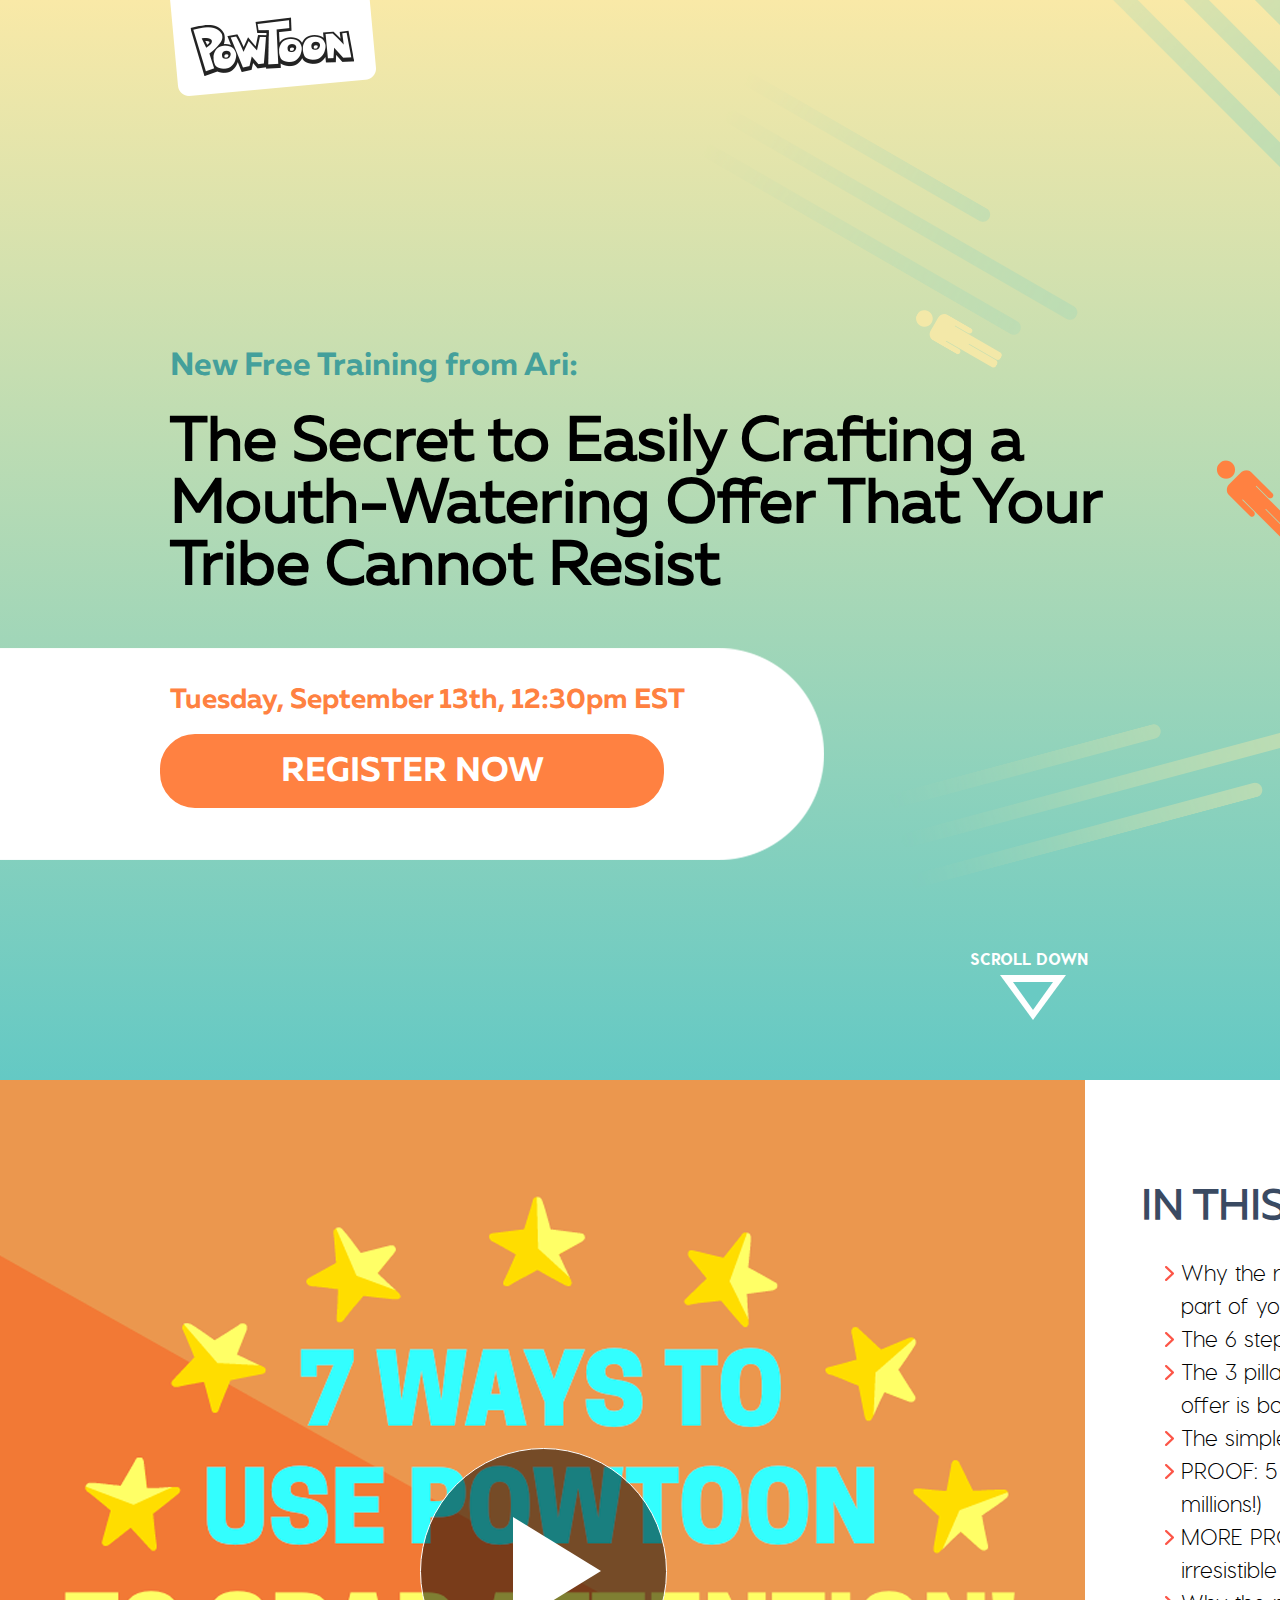
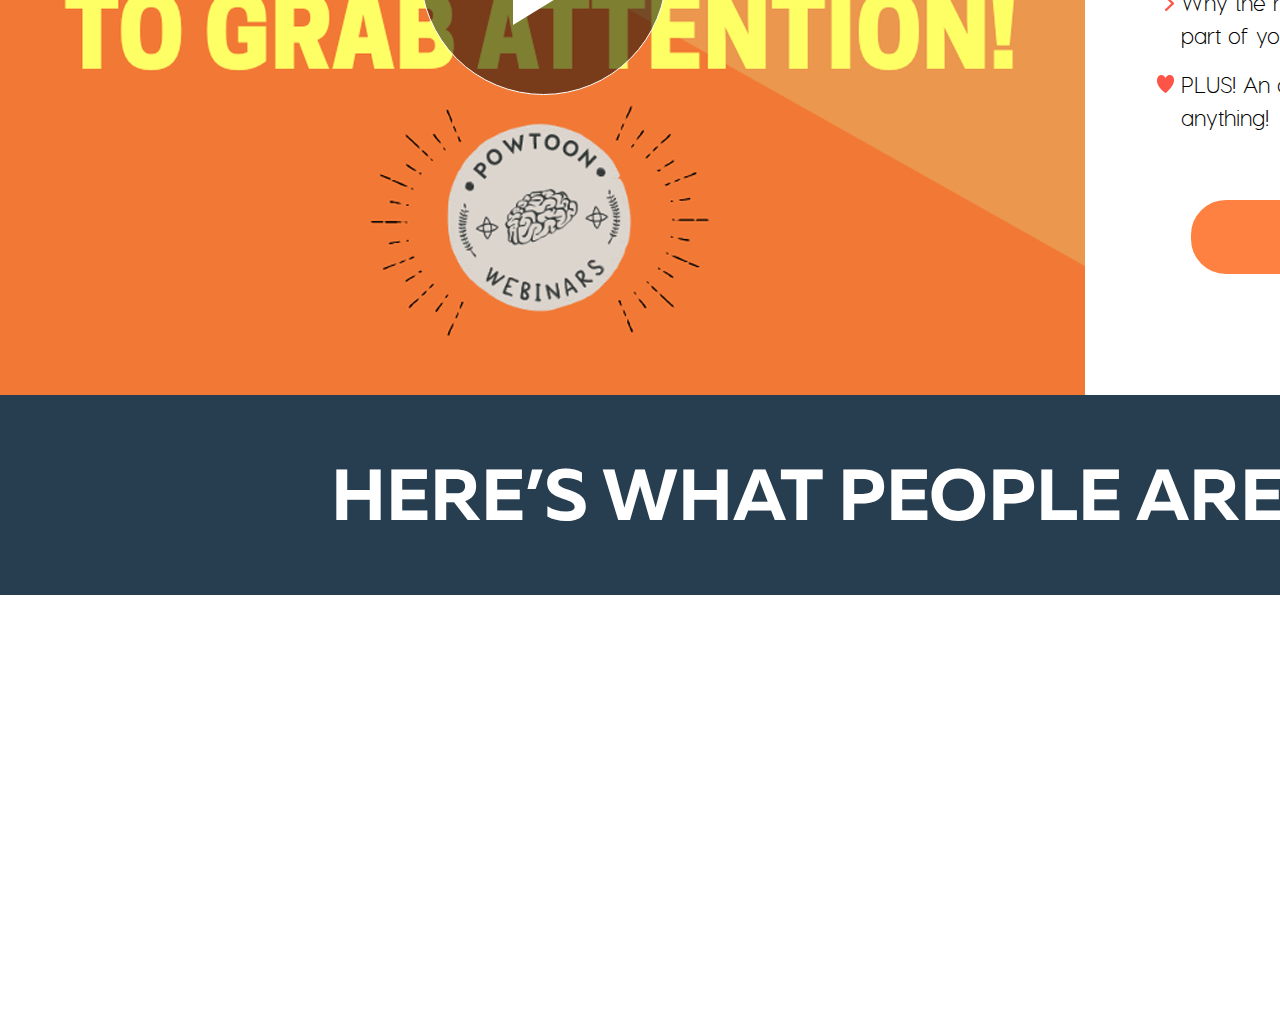
<file: index.html>
<!doctype html>
<html>
	<head>
		<title>Powtoon</title>
		<meta charset="utf-8">
		<link href="css/styles.css" rel="stylesheet">
		<link href="css/styles2.css" rel="stylesheet">
		<link href="img/favicon.ico" rel="icon" type="image/x-icon" />
		<link href="img/favicon.ico" rel="shortcut icon" type="image/x-icon" />

	</head>
	<body>
		<header>
			<div class="wrapper">
				<span class="logo">
					<img src="img/back-powtoon.png">
					<img src="img/logo.png" id="logo">
				</span>
				<div class="picture">
					<img src="img/magnet.png" id="magnet">
					<div class="obj">
						<img src="img/swoosh1.png">
						<img src="img/swoosh2.png">
						<img src="img/swoosh3.png">
						<img src="img/swoosh4.png">
						<div class="stick">
							<img src="img/woman1.png" id="woman1">
							<img src="img/woman2.png" id="woman2">
							<img src="img/woman3.png" id="woman3">
							<img src="img/woman4.png" id="woman4">
							<img src="img/woman5.png" id="woman5">
							<img src="img/woman6.png" id="woman6">
							<img src="img/man1.png" id="man1"> 
							<img src="img/man2.png" id="man2">
							<img src="img/man3.png" id="man3"> 
							<img src="img/man4.png" id="man4">
							<img src="img/man5.png" id="man5">
							<img src="img/electric1.png" id="electric1">
							<img src="img/electric2.png" id="electric2">
							<img src="img/electric3.png" id="electric3">
							<img src="img/electric4.png" id="electric4">
							<img src="img/electric5.png" id="electric5">
							<img src="img/electric6.png" id="electric6">
							<img src="img/electric7.png" id="electric7">
							<img src="img/electric8.png" id="electric8">

						</div>
					</div>
				</div>
				<span class="text">
					<p id="ari"> New Free Training from Ari: </p>
					<h3 id="resist">The Secret to Easily Crafting 
						a Mouth-Watering Offer
					That Your Tribe  Cannot Resist</h3>
				</span>
				<div class="date">
					<a href="#" >
						<img src="img/buttonbg.png" title="Register now" placeholder="REGISTER NOW">
						<p> Register now </p>
						<h3 id="data"> Tuesday, September 13th, 12:30pm EST </h3>
					</a>
				</div>
				<div class="blind">	
					<div class="bl-pos">
						<h4> Scroll down</h4>
							<div class="bl-tri">
								<div class="bl-sec">
								</div>
							</div>
					</div>
				</div>
				<!-- ШТОРКУ -->
			</div>
		</header>
		<main>
			<div class="wrapper">
				<div class="menu">
					<div class="imgbck">
						<img src="img/imgbk1.png" id="imgbk1" name="second">
						<img src="img/imgbk2.png" id="imgbk2">
						<img src="img/imgbk3.png" id="imgbk3">
						<img src="img/imgbk4.png" id="imgbk4">
						<img src="img/imgbk5.png" id="imgbk5">
						<img src="img/imgbk6.png" id="imgbk6">
					</div>
					<div class="frimage">
						<img src="img/imgfr.png" name="first" id="zuzu">
							<div class="play" id="second" onClick="document.getElementById('second').style.visibility ='hidden'">	
								<div class="triangle" onclick="changeImage()">
									<div class="video-play">
										<!--PLAY-->
									</div>
								</div>
							</div>
					</div>
					<div class="list">
						<h1> In this new training we`ll cover:</h1>
						<ul>
							<li>Why the right OFFER generates more results than any other part of your message </li>
							<li>The 6 steps to easily craft an irresistible OFFER, everytime </li>
							<li>The 3 pillars of every irresistible offer (miss one and the offer is boring) </li>
							<li>The simple formula: HV + LI = Irresistible Offer </li>
							<li>PROOF: 5 brilliant IRRESISTIBLE OFFERS (that generated millions!) </li>
							<li>MORE PROOF: 3 wildly fun winning SPLIT-TESTS of irresistible OFFERS </li>
							<li>Why the right OFFER generates more results than any other part of your message </li>
						</ul>
						<ol>
							<li>PLUS! An on-camera live Q&A at the end to ask Ari.... anything!</li>
						</ol>
						<a href="#" >
							<p> Register now </p>
						</a>
					</div>
			</div>
		</main>	
		<footer>
			<P> Here’s what people are saying:</P>
		</footer>	
		<script language = 'javascript'>
 			 var flag = 0;
  				function changeImage() {
    				if (flag == 0) {
      			document.first.src = 'img/imgfr.jpg';
      			flag = 1;
    			}
    				else {
      			document.second.src = 'img/imgbk1.png';
      			flag = 0;
    			}
  			}
		</script>	
	</body>
</html>
</file>
<file: css/styles.css>
html, body, header, main, div, p, img, a{
	margin: 0 auto ;
	max-width: 1920px;

	
}
header {
	height: 1080px;
	width: 1920px;
	background: linear-gradient(to top, #64c9c4,#f9e9a7), no-repeat;
	position: inherit;
}
main {
	height: 915px;
	width: 1920px;
	position: inherit;
}
footer {
	position: absolute;
	background-color: #273d50;
	text-align: center;
	width: 1920px;
	height: 200px;
	color: white;
	font-size: 72px;
	font-family: "Mullerbold";
	text-transform: uppercase;
	line-height: 210px;
}

.wrapper{
	max-width: 1920px;
	margin: 0 auto; /*шапка будет по центру с отступом 0 от верхней точки*/
	overflow: hidden;
	height: inherit;
}
.logo {
	position: relative;
	left: 170px;
}
.logo #logo {
	position: relative;
	right: 190px;
	bottom: 20px;
}
.picture img{
	position: relative;
	float: right;
}
.picture #magnet{
	top: 310px;
}
.obj img{
	position: absolute;
	top: 0px;
}
/*ari mullerbold
cannot resist - mullerbold,mullerregular*/
.text {
	width: 930px;
	position: relative;
	left:170px;
	top:250px;
}
.text #ari {
	font-size: 32px;
	color: #44a09b;
}
.text #resist{
	font-size: 62px;
	max-width: 1000px;
	margin: 0;
	margin-top: 30px;
}
p {
	font-family: "Mullerbold";
}
h3 {
	font-family: "MullerRegular";
}
.date {
	position: relative;
	top:300px;
	left:170px;
	height: 300px;
}
.date img{
	position: relative;
	right:170px;

}
.date a{
	position: absolute;
	color: white;
	text-decoration: none;
	border-width: 500px;
	border-height: 70px;
	border-color: #ff8141
	width: 300px;
	height: 150px;
	cursor: pointer;
	
}
#data{
	position: relative;
	color:#ff8141;
	font-size:28px;
	font-family:"Mullerbold";
	bottom:280px;
	width:600px;
}
.date a p{
	position: relative;
	right:170px;
	top:-130px;
	font-size:34px;
	font-family:"Mullerbold";
	background-color:#ff8141;
	width:500px;
	height:70px;
	border: 2px solid #ff8141;;
	border-color: #ff8141;
	margin: 0 auto;
	text-align: center;
	line-height: 70px;
	border-radius: 35px 35px 35px 35px;
	text-transform: uppercase;
}
.blind {
	position: relative;
	left: 960px;
	top:280px;
	color:white;
	cursor: pointer;
	transition: opacity 0.5s, transform 0.5s;
}
.blind:hover{
	transform: translate( 0, 10px);
	opacity: 0.7;
}

.bl-pos {
	position: relative;
}
.blind h4{
	margin-left: 10px;
	font-size: 16px;
	font-family: "VisbyCF-Heavy";
	text-transform: uppercase;
}
.bl-tri {
	width: 0;
  	height: 0;
  	margin-left: 40px;
  	margin-top: -15px;
  	/*border: 3px solid white;
  	border-width: 33px 0 33px 45px;
  	border-color: transparent transparent transparent #ffffff;
  	transform: rotate(90deg);*/
  	border-left: 33px solid transparent;
    border-right: 33px solid transparent;
    border-top: 45px solid white;
}
.bl-sec {
	width: 0;
  	height: 0;
  	margin-left: -20px;
  	margin-top: -38px;
  	/*border: 3px solid white;
  	border-width: 33px 0 33px 45px;
  	border-color: transparent transparent transparent #ffffff;
  	transform: rotate(90deg);*/
  	border-left: 20px solid transparent;
    border-right: 20px solid transparent;
    border-top: 28px solid #69cac3;
}
.imgbck img{
	position: absolute;
	}
.frimage {
	position: absolute;
	max-width: inherit;
	max-height: inherit;
	top:1390px;
}
.play {
	position: absolute;
}
.triangle {
	cursor: pointer;
	height: 181px;
  	width: 181px;
  	padding: 32px;
  	border-radius: 50%;
  	border: 1px solid #fff;
  	background: rgba(0, 0, 0, 0.5);
  	position: relative;
  	left: 420px; 
  	right: 0;
  	top: -920px;
  	bottom: 0;
  	margin: 0 auto;
  	transition: opacity 0.5s;
}
.triangle:hover {
	opacity: 0.8;
}
.triangle:active {
	opacity: 0;
}
.video-play{
	width: 0;
  	height: 0;
  	margin-left: 60px;
  	margin-top: 36px;
  	border-style: solid;
  	border-width: 54px 0 54px 88px;
  	border-color: transparent transparent transparent #ffffff;
}

#zuzu {
	position:relative;
	top: -310px;
}

.list{
	position: relative;
	float: right;
	bottom: 541px;
	right:20px;
}
.list ul{
	list-style-image: url(../img/st.png);
}
.list ol{
	list-style-image: url(../img/heart.png);
}
.list h1{
	font-size: 42px;
	font-family: "MullerRegular";
	text-transform: uppercase;
	color:#3a4a62;
}
.list li{
	
	margin-right: 100px;
	width: 600px;
	font-size: 22px;
	line-height: 33px;
	font-family: "VisbyCF-Light";
}
.list a{
	margin: 0;
	text-decoration: none;
}
.list p{
	position: relative;
	top:50px;
	right: -50px;
	color: white;
	font-size:34px;
	font-family:"Mullerbold";
	background-color:#ff8141;
	width:500px;
	height:70px;
	border: 2px solid #ff8141;;
	border-color: #ff8141;
	margin: 0;
	text-align: center;
	line-height: 70px;
	border-radius: 35px 35px 35px 35px;
	text-transform: uppercase;
}








@font-face {
/* название шрифта(чтобы не запутаться лучше указать название папки со шрифтом) */
font-family: "Mullerbold"; 
/* адрес шрифта и тип */
src: url("../fonts/10268.otf") format("truetype"); 
font-style: normal; 
font-weight: normal; 

} 
@font-face {
/* название шрифта(чтобы не запутаться лучше указать название папки со шрифтом) */
font-family: "MullerRegular"; 
/* адрес шрифта и тип */
src: url("../fonts/MullerRegular.otf") format("truetype"); 
font-style: normal; 
font-weight: normal; 

}

@font-face {
/* название шрифта(чтобы не запутаться лучше указать название папки со шрифтом) */
font-family: "VisbyCf-Light"; 
/* адрес шрифта и тип */
src: url("../fonts/VisbyCF-Light.otf") format("truetype"); 
font-style: normal; 
font-weight: normal; 

}
@font-face {
/* название шрифта(чтобы не запутаться лучше указать название папки со шрифтом) */
font-family: "VisbyCF-Heavy"; 
/* адрес шрифта и тип */
src: url("../fonts/VisbyCF-Heavy.ttf") format("truetype"); 
font-style: normal; 
font-weight: normal; 

}
</file>
<file: css/styles2.css>
.stick {
	position: relative;	
	float: right;
}
#woman1 {
	top: -90px;
}
#woman2 {
	left:180px;
	top: 120px;
}
#woman3 {
	left: 90px;
	top:140px;
}
#woman4 {
	left:75px;
	top:210px;
}
#woman5 {
	left: -30px;
	top:310px;
}
#woman6 {
	left:-80px;
	top:280px;
}
#man1 {
	left:130px;
	top:110px;
}
#man2 {
	left:0px;
	top:210px;
}
#man3 {
	left:-110px;
	top:360px;
}
#man4 {
	left:-200px;
	top:360px;
}
#man5 {
	left:-500px;
	top:210px;
}
#electric1 {
	left:250px;
	top:180px;
}
#electric2 {
	left:200px;
	top:245px;
}
#electric3 {
	left:240px;
	top:260px;
}
#electric4 {
	left:135px;
	top:295px;
}
#electric5 {
	left:10px;
	top:450px;
}
#electric6 {
	left:-80px;
	top:450px;
}
#electric7 {
	left:-75px;
	top:525px;
}
#electric8 {
	left:10px;
	top:505px;
}
#imgbk2 {
	position: relative;
	top: 304px;
	left: 538px;
}
#imgbk3 {
	position: relative;
	top: 610px;
	left:-8px;
}
#imgbk4 {
	position: relative;
	left: -555px;
	bottom: 2px;
}
#imgbk5 {
	position: relative;
	top:300px;
	right:0px;
}
#imgbk6 {
	position: relative;
	top: -5px;
	right:545px;
}
</file>
